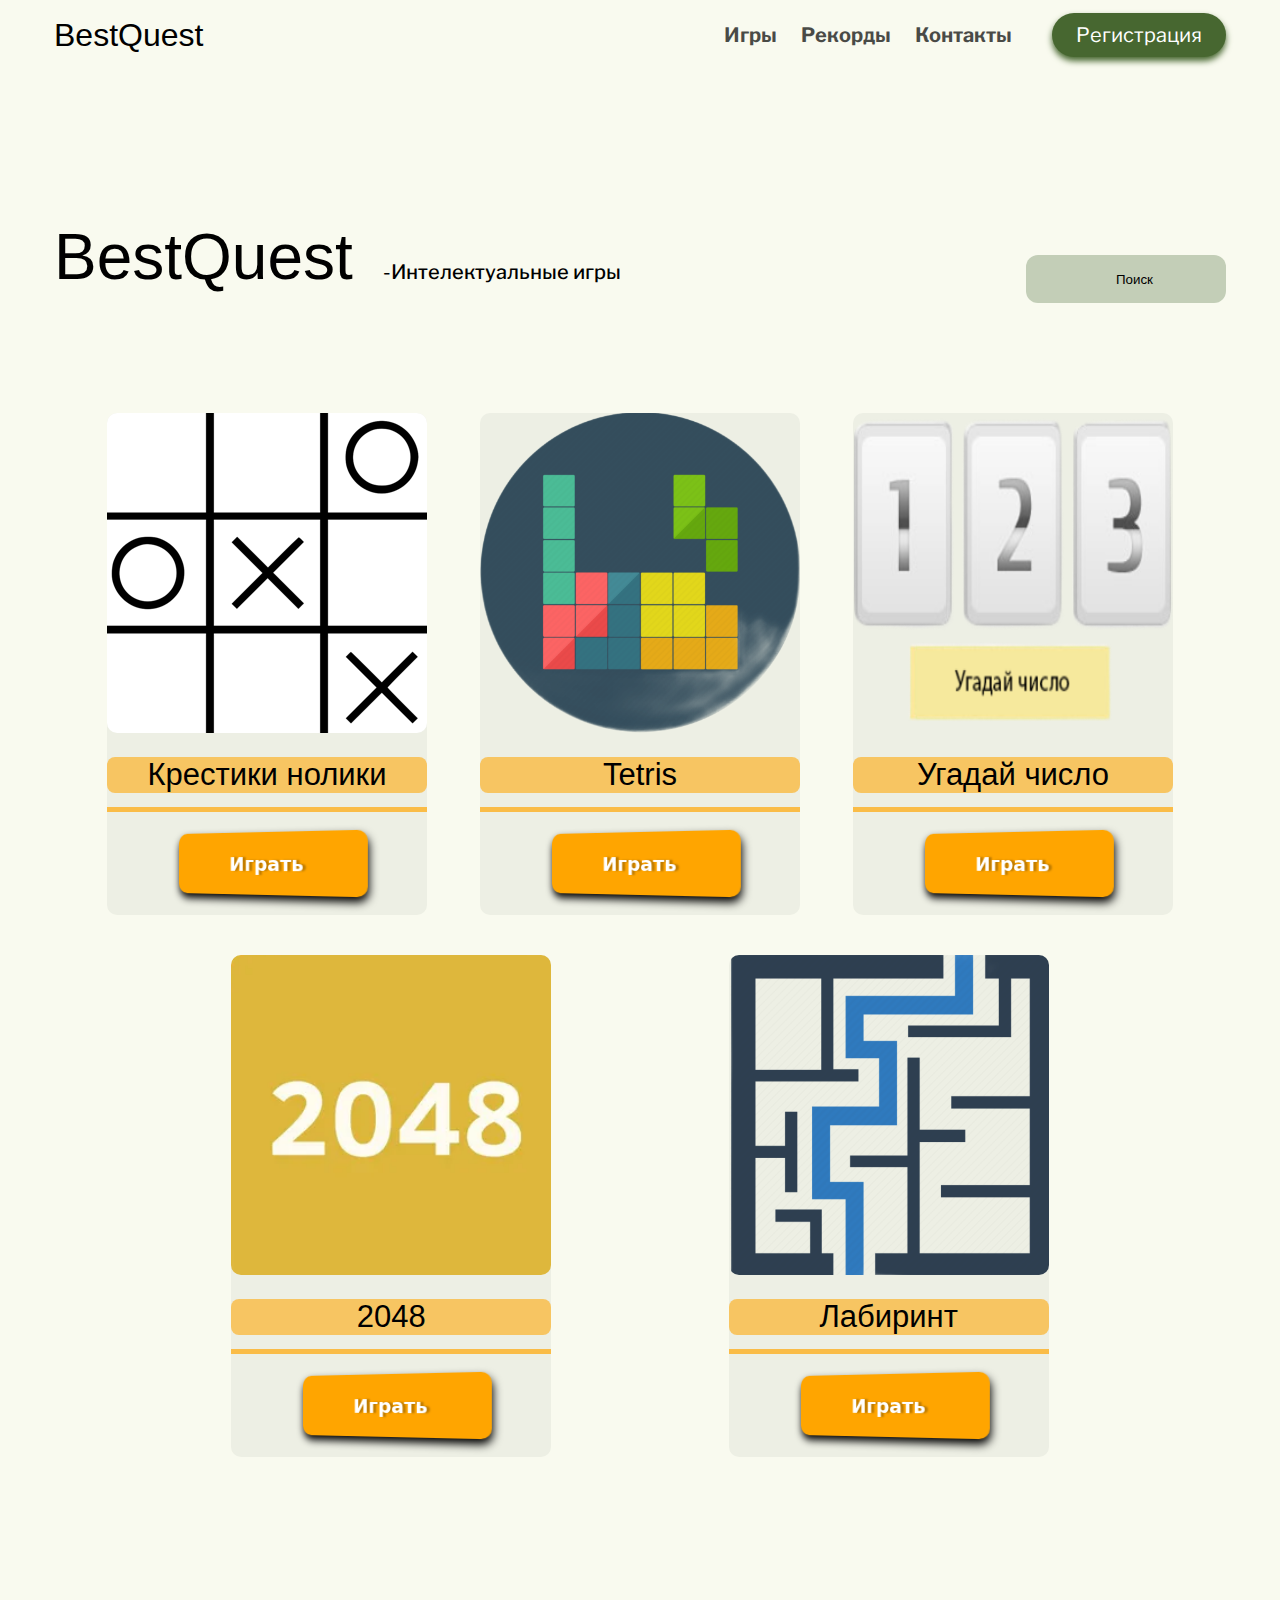
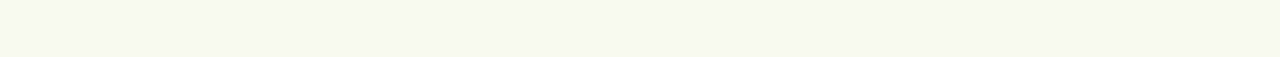
<file: index.html>
<!DOCTYPE html>
<html lang="en">
<head>
    <meta charset="UTF-8">
    <meta name="viewport" content="width=device-width, initial-scale=1.0">
    <title>BestQuest</title>
    <link href='https://fonts.googleapis.com/css?family=Libre Franklin' rel='stylesheet'>
    <link href="https://fonts.cdnfonts.com/css/newsreader-2" rel="stylesheet">
    <link rel="stylesheet" href="style.css">
    <link rel="shortcut icon" href="img/problem.svg" type="image/x-icon">
</head>
<body>
<div class="content-container">
    <!-- Nav panel -->
    <nav class="navbar">
        <div class="container">
            <a href="#" class="navbar-brand">BestQuest</a>
            <div class="navbar-wrap">
                <ul class="navbar-menu">
                    <li><a href="index.html">Игры</a></li>
                    <li><a href="index-records.html">Рекорды</a></li>
                    <li><a href="#info">Контакты</a></li>
                </ul>
                <a href="#" class="register">Регистрация</a>
            </div>        
            <div class="burger">
            <span></span>
        </div>
        </div>

    </nav>

    <!-- Основы информаций -->
    <div class="panel-container">
        <div class="panel">
                    <div class="info-panel">
                    <div class="panel-logo">BestQuest</div>
        <div class="description">-Интелектуальные игры</div>
        </div>
        <input type="text" id="pois" name="pois" class="pois" placeholder="Поиск">
        </div> 
        </div>

        <!-- Карточки игр -->
        <div class="game-panel">

            <div class="game-container" class="hide">
                <div class="game-img">
                    <img src="img/game-crestiki-noliki.png" alt="">
                </div>
                <div class="game-name">Крестики нолики</div>
                <div class="game-button">
                    <a href="Crestiki-noliki/index.html"><button id="game-button">Играть</button></a>
                </div>
            </div>
            <div class="game-container" class="hide">
                <div class="game-img">
                    <img src="img/game-tetris.png" alt="">
                </div>
                <div class="game-name">Tetris</div>
                <div class="game-button">
                    <a href="tetris-main/index.html"><button id="game-button">Играть</button></a>
                </div>
            </div>
            <div class="game-container" class="hide">
                <div class="game-img">
                    <img src="img/game-number.png" alt="">
                </div>
                <div class="game-name">Угадай число</div>
                <div class="game-button">
                    <a href="game-number/index.html"><button id="game-button">Играть</button></a>
                </div>
            </div>
            <div class="game-container" class="hide">
                <div class="game-img">
                    <img src="img/game2048.png" alt="">
                </div>
                <div class="game-name">2048</div>
                <div class="game-button">
                    <a href="2048-main/index.html"><button id="game-button">Играть</button></a>
                </div>
            </div>

            <div class="game-container" class="hide">
                <div class="game-img">
                    <img src="img/game-labirint.png " alt="">
                </div>
                <div class="game-name">Лабиринт</div>
                <div class="game-button">
                    <a href="labirint/index.html"><button id="game-button">Играть</button></a>
                </div>
            </div>
        </div>














        <div class="info" id="info">

        </div>
</div>




<script src="script.js"></script>
   </body>
</html>
</file>
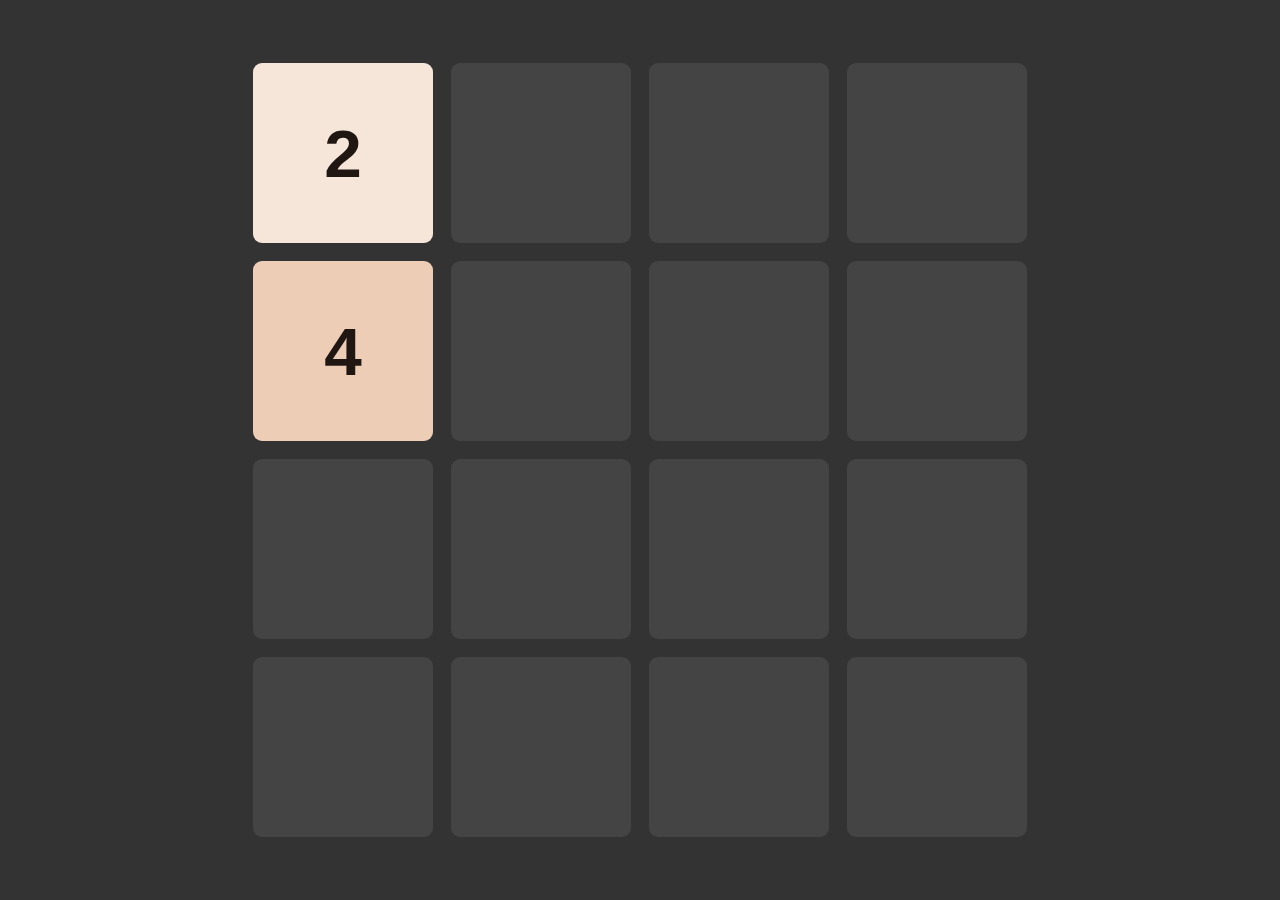
<file: 2048-main/index.html>
<!DOCTYPE html>
<html lang="en">

<head>
  <meta charset="UTF-8">
  <meta name="viewport" content="width=device-width, initial-scale=1.0">
  <link type="Image/x-icon" href="./favicon.ico" rel="icon">
  <title>2048</title>
  <link rel="stylesheet" href="./style.css">
  <script src="./script.js" type="module"></script>
</head>

<body>
  <div id="game-board">
  </div>
</body>

</html>
</file>
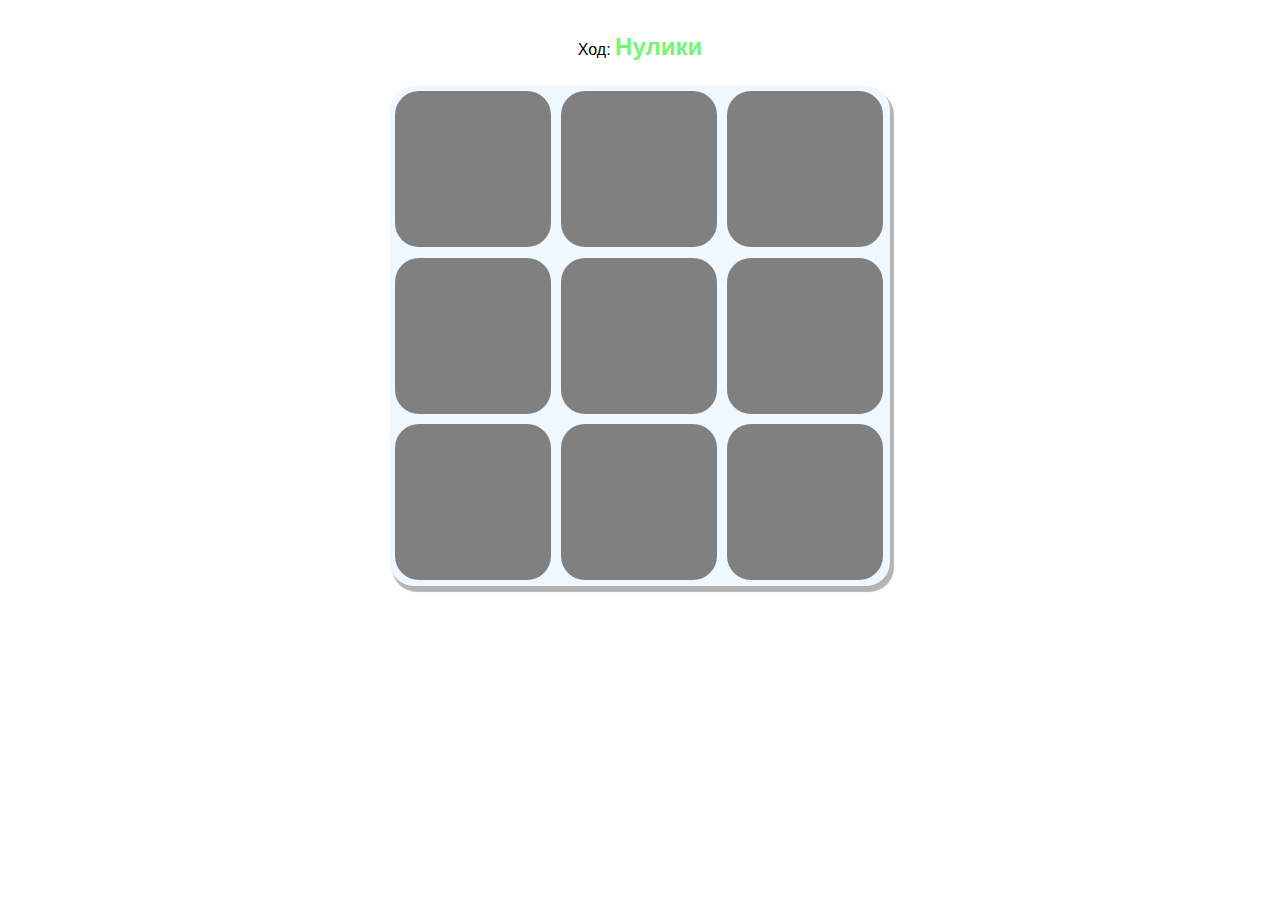
<file: Crestiki-noliki/index.html>
<!DOCTYPE html>
<html lang="en">
<head>
    <meta charset="UTF-8">
    <meta name="viewport" content="width=device-width, initial-scale=1.0">
    <title>Крестики-нулики</title>
    <link rel="stylesheet" href="style.css">
</head>
<body>
    
    <main>

        <div class="blockWho">
            <div class="Text"> Ход: <span id="spanWho"></span></div>
        </div>

        <div class="blockArea" id="blockArea">
            <div class="blockItem"></div>
            <div class="blockItem"></div>
            <div class="blockItem"></div>

            <div class="blockItem"></div>
            <div class="blockItem"></div>
            <div class="blockItem"></div>

            <div class="blockItem"></div>
            <div class="blockItem"></div>
            <div class="blockItem"></div>
        </div>

        <div class="blockWinner" id="blockWinner">
            <div class="TextWin">Победитель: <span id="spanWin"></span></div>
            <div class="btnNewGame" id="btnNewGame">Новая игра</div>
        </div>

    </main>
    <script src="app.js"></script>
</body>
</html>
</file>
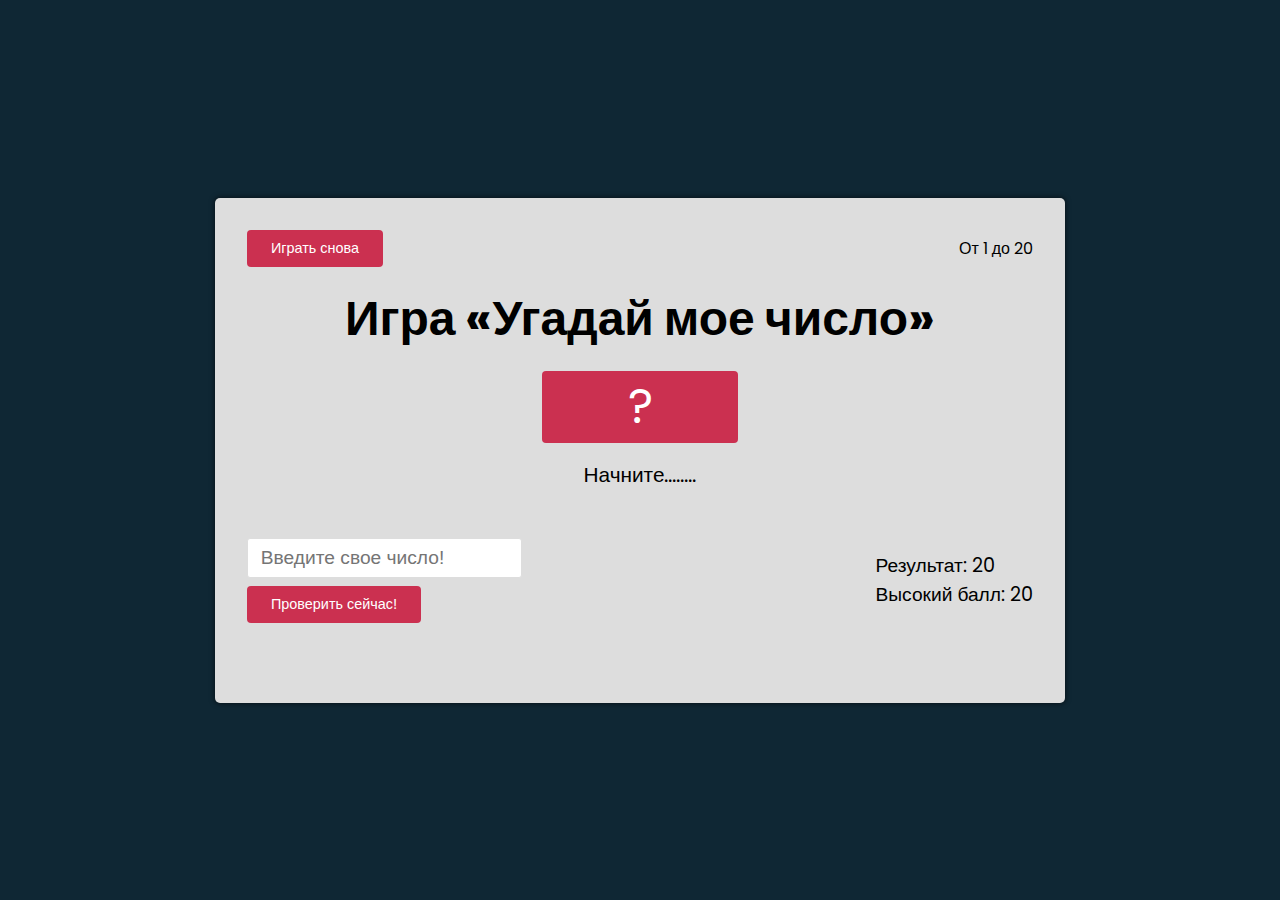
<file: game-number/index.html>
<!DOCTYPE html>
<html lang="en">
  <head>
    <meta charset="UTF-8" />
    <meta name="viewport" content="width=device-width, initial-scale=1.0" />
    <link rel="stylesheet" href="style.css" />
    <script defer src="script.js"></script>
    <title>Игра «Угадай мое число»</title>
  </head>
  <body>
    <div class="container">
      <div class="container_wrapper">
        <button type="button" class="btn btn_again">Играть снова</button>
        <p>От 1 до 20</p>
      </div>
      <h2>Игра «Угадай мое число»</h2>
      <p class="hide_num">?</p>
      <p class="message">Начните........</p>
      <div class="number_data">
        <form>
          <input
            type="number"
            placeholder="Введите свое число!"
            class="input_number"
          />
          <button type="button" class="btn btn_check">Проверить сейчас!</button>
        </form>
        <div class="content">
          <p>Результат: <span class="score">20</span></p>
          <p>Высокий балл: <span class="high_score">20</span></p>
        </div>
      </div>
    </div>
  </body>
</html>
</file>
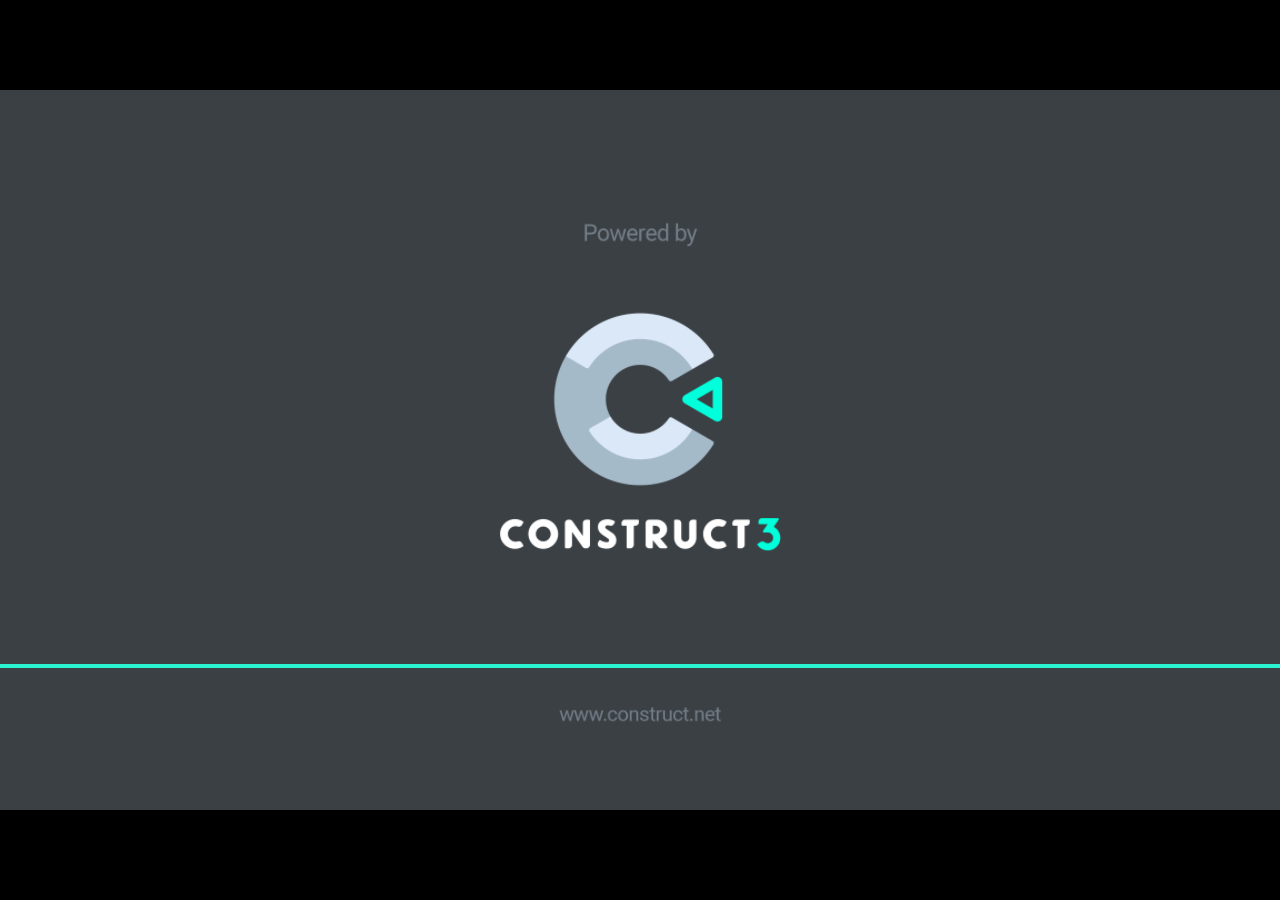
<file: labirint/index.html>
<!DOCTYPE html>
<html>
<head>
<meta charset="UTF-8">
<title>Новый проект</title>
<meta name="viewport" content="width=device-width, initial-scale=1.0, maximum-scale=1.0, minimum-scale=1.0, user-scalable=no">

<meta name="generator" content="Scirra Construct">

	<link rel="manifest" href="appmanifest.json">
	<link rel="apple-touch-icon" sizes="128x128" href="icons/Иконка-128.png">
	<link rel="apple-touch-icon" sizes="256x256" href="icons/Иконка-256.png">
	<link rel="apple-touch-icon" sizes="512x512" href="icons/Иконка-512.png">
	<link rel="icon" type="image/png" href="icons/Иконка-512.png">

<link rel="stylesheet" href="style.css">


</head>
<body>

<script>
if (location.protocol.substr(0, 4) === "file")
{
	alert("Web exports won't work until you upload them. (When running on the file: protocol, browsers block many features from working for security reasons.)");
}
</script>

	<noscript>
		<div id="notSupportedWrap">
			<h2 id="notSupportedTitle">This content requires JavaScript</h2>
			<p class="notSupportedMessage">JavaScript appears to be disabled. Please enable it to view this content.</p>
		</div>
	</noscript>
	<script src="scripts/supportcheck.js"></script>
	<script src="scripts/offlineclient.js" type="module"></script>
	<script src="scripts/main.js" type="module"></script>
	<script src="scripts/register-sw.js" type="module"></script>

</body>
</html>
</file>
<file: style.css>
*{
    padding: 0;
    margin: 0;
}
body{
    background-color: #F9FAEF;
}
.content-container{
    margin: 0 54px;
}

.navbar{
    width: 100%;
    height: 70px;
}
.navbar .container{
    height: inherit;
    display: flex;
    justify-content: space-between;
    align-items: center;
}
.navbar-menu{
    list-style-type: none;
    padding-left: 0;
    margin-bottom: 0;
}
.navbar-menu li{
    display: inline-block;
}
.navbar-menu li a{
    display: inline-block;
    color: black;
    text-decoration: none;
    padding: 10px;
    transition: all 0.3s ease-in-out;
    font-weight: 700;
    opacity: 0.7;
}
.navbar-menu li a:hover{
    opacity: 1;
}
.navbar-wrap{
    font-size: 20px;
    display: flex;
    flex-flow: row nowrap;
    font-family: 'Libre Franklin';
}
.register{
    margin-left: 30px;
    padding: 10px 24px;
    background-color: #476730;
    color:white;
    text-decoration: none;
    border-radius: 999px;
    box-shadow: 0 4px 6px #476730;
    transition: all .1 ease-in-out;
}
.register:hover{
    transform: scale(1.04);
}
.navbar-brand{
    font-size: 32px;
    font-family: 'Newsreader', sans-serif;
    text-decoration: none;
    color: black;
    transition: all .07s ease-in-out;
}



/* Инфо панель + Поиск */

.pois{
    background-color: #C3CEB7;
    border: none;
    border-radius: 12px;
    width: 200px;
    height: 48px;
    margin-top: 35px;
}
.pois::placeholder{
    padding: 0 90px;
    color: black;
}
.panel-container{
    margin-top: 150px;
    width: 100%;
    height: auto;
}
.info-panel{
    display:flex;
    align-items: baseline;
    justify-content: center;
}
.description{
    padding-left: 30px;
    font-family: 'Libre Franklin';
    font-size: 20px;
    font-weight: 500;
    
}
.panel-logo{
    font-family: 'Newsreader', sans-serif;
    font-size: 64px;
}
.panel{
    display: flex;
    justify-content: space-between;
}



/* Карточки */
.game-panel{
    margin-top: 70px;
    display: flex;
    justify-content: space-evenly;
    flex-wrap: wrap;

}
.game-container{
    background-color: #EDEFE4;
    border-radius: 10px;
    padding-bottom: 20px;
}
.game-container .game-img img{
    width: 320px;
    height: 320px;
    border-radius: 10px;
}
.game-name{
    font-family: 'Libre Franklin';
    font-size: 31px;
    display: flex;
    justify-content: center;
    margin-top: 20px;
    margin-bottom: 14px;
    font-family: 'Comic Sans MS', cursive, sans-serif;
    background-color: #ffa50091 ;
    border-radius: 8px;
    color:black

}
.game-button{
    display: flex;
    justify-content: center;
    border-top: 5px solid #ffa500b0;
}
#game-button{
    box-shadow: 1px 5px 8px black;
    margin-top: 20px;
    width: 200px;
    height: 63px;
    background-color: orange;
    border-radius: 10px;
    border: 0;
}
.game-button button {
	--c: #fff; /* text color */
	
	background: 
	  linear-gradient(90deg, #0000 33%, #fff5, #0000 67%) var(--_p,100%)/300% no-repeat,
	  #E97F02; /* background color */
	color: #0000;
	border: none;
	transform: perspective(500px) rotateY(calc(20deg*var(--_i,-1)));
	text-shadow: 
	  calc(var(--_i,-1)* 0.08em) -.01em 0   var(--c),
	  calc(var(--_i,-1)*-0.08em)  .01em 2px #0004;
	outline-offset: .1em;
	transition: 0.3s;
  }
  .game-button button:hover,
  .game-button button:focus-visible {
	--_p: 0%;
	--_i: 1;
  }
  .game-button button:active {
	text-shadow: none;
	color: var(--c);
	box-shadow: inset 0 0 9e9q #0005;
	transition: 0s;
  }
  
.game-button button {
	font-family: system-ui, sans-serif;
	font-weight:bold;
	font-size: 20px;
	margin: 0;
	cursor: pointer;
	padding: .1em .3em;
  }




  
.info{
    width: 100%;
    height: 100px;
    margin-top: 100px;
}
.hide{
    display: none;
}



/* Адаптация */
@media (max-width:760px) {
    .description{
        display: none;
    }
    .navbar-wrap{
        display: none;
    }
}
@media (max-width:668px) {
    .panel{
        display:inline;
    }
    .pois{
        width: 100%;
    }
    .pois::placeholder{
        padding: 0 50%;
    }
}




/* Burger */
.burger{
    display: none;
    position: relative;
    z-index: 50;
    align-items: center;
    justify-content: flex-end;
    width: 30px;
    height: 18px;
}
.burger span{
    height: 2px;
    width: 80%;
    transform: scale(1);
    background-color: black;
}
.burger::before, .burger::after{
    content: '';
    position: absolute;
    height: 2px;
    width: 100%;
    background-color: black;
    transition: all 0.3s ease 0s;
}
.burger::before{top:0}
.burger::after{bottom: 0;}

.burger.active span{transform: scale(0);}
.burger.active::before{
    top: 50%;
    transform: rotate(-45deg) translate(0,-50%);
}
.burger.burger.active::after{
    bottom: 50%;
    transform: rotate(45deg) translate(0, 50%);
}
@media (max-width:760px) {
    .burger{display: flex;}

   .navbar-wrap{
        display: none;
        flex-direction: column;
        position: fixed;
        height: 100%;
        width: 35%;
        top: 0; bottom: 0; left: 0; right: 0;
        z-index: 50;
        overflow-y: auto;
        padding: 50px 40px;
        background-color: #f1f3d8;
        animation: BurgerAnimation 0.4s;
    }
    .navbar-wrap ul li{
        flex-direction: column;
        row-gap: 30px;
        display: flex;
    
    }
    .register{
        display: flex;
        justify-content: center;
        width: 130px;
        margin: 0 5px ;
        padding: 5px;
        background-color: #476730;
        color:white;
        text-decoration: none;
        border-radius: 999px;
        box-shadow: none;
    }
	.game-panel{
        display: flex;
        justify-content: center;
    }
}
.open{
    display: flex !important;
}
.game-container{
    margin-top: 40px;
}
@keyframes BurgerAnimation {
    from{opacity: 0;}
    to{opacity: 1;}
}
</file>
<file: 2048-main/style.css>
* {
  box-sizing: border-box;
  margin: 0;
  padding: 0;
}

body {
  background-color: #333;
  display: flex;
  justify-content: center;
  align-items: center;
  height: 100vh;
}

#game-board {
  --cell-size: 20vmin;
  --cell-gap: 2vmin;

  position: relative;
  display: grid;
  grid-template-columns: repeat(4, var(--cell-size));
  grid-template-rows: repeat(4, var(--cell-size));
  gap: var(--cell-gap);
  border-radius: 1vmin;
}

.cell {
  background-color: #444;
  border-radius: 1vmin;
}

.tile {
  position: absolute;
  top: calc(var(--y) * (var(--cell-size) + var(--cell-gap)));
  left: calc(var(--x) * (var(--cell-size) + var(--cell-gap)));
  display: flex;
  justify-content: center;
  align-items: center;
  width: var(--cell-size);
  height: var(--cell-size);
  border-radius: 1vmin;
  font-family: Arial, Helvetica, sans-serif;
  font-size: 7.5vmin;
  font-weight: bold;
  background-color: hsl(25, 60%, var(--bg-lightness));
  color: hsl(20, 25%, var(--text-lightness));
  animation: show 200ms;
  transition: 100ms;
}

@keyframes show {
  0% {
    opacity: 0.5;
    transform: scale(0);
  }
}
</file>
<file: Crestiki-noliki/style.css>
main{
    display: flex;
    width: 100%;
    height: auto;
    font-family: Arial, Helvetica, sans-serif;
    flex-direction: column;
    align-items: center;
}

.blockWho{
    padding: 25px;
}
#spanWho{
    color: rgb(116, 246, 116);
    font-weight: 600;
    font-size: 24px;
}
.blockArea{
    display: flex;
    width: 500px;
    flex-wrap: wrap;
    height: 500px;
    margin-left: auto;
    margin-right: auto;
    background: aliceblue;
    border-radius: 24px;
    box-shadow: 3px 5px 1px 1px rgba(0, 0, 0, 0.295);
}

.blockItem{
    cursor: pointer;
    position: relative;
    display: flex;
    padding: 8px;
    background: gray;
    width: 140px;
    border-radius: 24px;
    height: 140px;
    margin: 5px;
    justify-content: center;
}
.blockItem:hover{
    background: rgb(174, 174, 174);
}

.krest{
    color: rgb(135, 220, 250);
    font-size: 38px;
    align-items: center;
    display: flex;
    justify-content: center;
}
.circle{
    color: rgb(148, 255, 124);
    font-size: 38px;
    align-items: center;
    display: flex;
    justify-content: center;
}

.winColor{
    color: rgb(21, 168, 21);
    background: gold;
    font-size: 50px;
    font-weight: 900;
}

.blockWinner{
    margin-top: 24px;
    display: none;
    flex-direction: column;
}

.textWin{
    font-size: 25px;
    margin-bottom: 12px;
}

#spanWin{
    font-size: 24px;
    color: rgb(0, 21, 255);
}
.btnNewGame{
    padding: 12px;
    background: rgb(55, 196, 55);
    border-radius: 12px;
    color: white;
    font-weight: 600;
    text-align: center;
    cursor: pointer;
}
.btnNewGame:hover{
    background: rgb(82, 229, 82);
}
</file>
<file: game-number/style.css>
@import url("https://fonts.googleapis.com/css2?family=Poppins:wght@400;500;600&family=Ruda:wght@400;600;700&display=swap");
* {
  padding: 0;
  margin: 0;
  box-sizing: border-box;
}
body {
  display: flex;
  align-items: center;
  justify-content: center;
  height: 100vh;
  background-color: #0f2734;
  font-family: "Poppins", sans-serif;
}
.container {
  max-width: 850px;
  width: 100%;
  box-shadow: 0 0 5px 1px rgba(0, 0, 0, 0.5);
  padding: 2rem;
  color: 000;
  border-radius: 5px;
  background-color: #ddd;
  transition: all 0.6s ease-in;
}
.container_wrapper {
  display: flex;
  align-items: center;
  justify-content: space-between;
}
.container .btn {
  border: none;
  padding: 0.5rem 1.5rem;
  cursor: pointer;
  outline: none;
  font-size: 0.9rem;
  background-color: #cb3050;
  border-radius: 4px;
  color: #fff;
  font-family: inherit;
}
.container .btn:focus {
  transform: scale(0.98);
  outline: none;
}
.container h2 {
  text-align: center;
  font-size: 3rem;
  margin: 1rem 0;
}
.hide_num {
  text-align: center;
  font-size: 3rem;
  background-color: #cb3050;
  border-radius: 4px;
  width: 25%;
  margin: 0 auto;
  color: #fff;
}
.message {
  text-align: center;
  font-size: 1.3rem;
  margin: 1rem 0;
}
.number_data {
  display: flex;
  justify-content: space-between;
  align-items: center;
  margin: 3rem 0;
}
.number_data input {
  outline: none;
  border: none;
  border-radius: 3px;
  padding: 0.5rem 0.8rem;
  font-size: 1.2rem;
  border: 1px solid #ddd;
}
.number_data button {
  margin-top: 0.5rem;
  display: block;
}
.content {
  font-size: 1.2rem;
}
</file>
<file: labirint/style.css>
html, body {
	padding: 0;
	margin: 0;
	overflow: hidden;
}

body {
	min-width: 100%;
	width: 100%;
	max-width: 100%;
	min-height: 100%;
	height: 100%;
	max-height: 100%;
	
	background: #000000;
	color: white;
}

html, body, canvas {
	touch-action-delay: none;
	touch-action: none;
}

canvas, .c3htmlwrap {
	position: absolute;
}

.c3htmlwrap {
	contain: strict;
}

.c3overlay {
	pointer-events: none;
}

.c3htmlwrap > * {
	pointer-events: auto;
}

/* HACK - work around elements being selectable only in iOS WKWebView for some reason */
html[ioswebview] .c3htmlwrap,
html[ioswebview] canvas {
	-webkit-user-select: none;
	user-select: none;
}

html[ioswebview] .c3htmlwrap > * {
	-webkit-user-select: auto;
	user-select: auto;
}

#notSupportedWrap {
	margin: 2em auto 1em auto;
	width: 75%;
	max-width: 45em;
	border: 2px solid #aaa;
	border-radius: 1em;
	padding: 2em;
	background-color: #f0f0f0;
	font-family: "Segoe UI", Frutiger, "Frutiger Linotype", "Dejavu Sans", "Helvetica Neue", Arial, sans-serif;
	color: black;
}

#notSupportedTitle {
	font-size: 1.8em;
}

.notSupportedMessage {
	font-size: 1.2em;
}

.notSupportedMessage em {
	color: #888;
}

/* bbcode styles */
.bbCodeH1 {
	font-size: 2em;
	font-weight: bold;
}

.bbCodeH2 {
	font-size: 1.5em;
	font-weight: bold;
}

.bbCodeH3 {
	font-size: 1.25em;
	font-weight: bold;
}

.bbCodeH4 {
	font-size: 1.1em;
	font-weight: bold;
}

.bbCodeItem::before {
	content: " • ";
}

/* For text icons converted to HTML: size the height to the line height
   preserving the aspect ratio. Also add position: relative as that allows
   just adding a 'top' style for the iconoffsety style. */
.c3-text-icon {
	height: 1em;
	width: auto;
	position: relative;
}

/* screen reader text */
.c3-screen-reader-text {
	position: absolute;
	width: 1px;
    height: 1px;
    overflow: hidden;
    clip: rect(1px, 1px, 1px, 1px);
}
</file>
